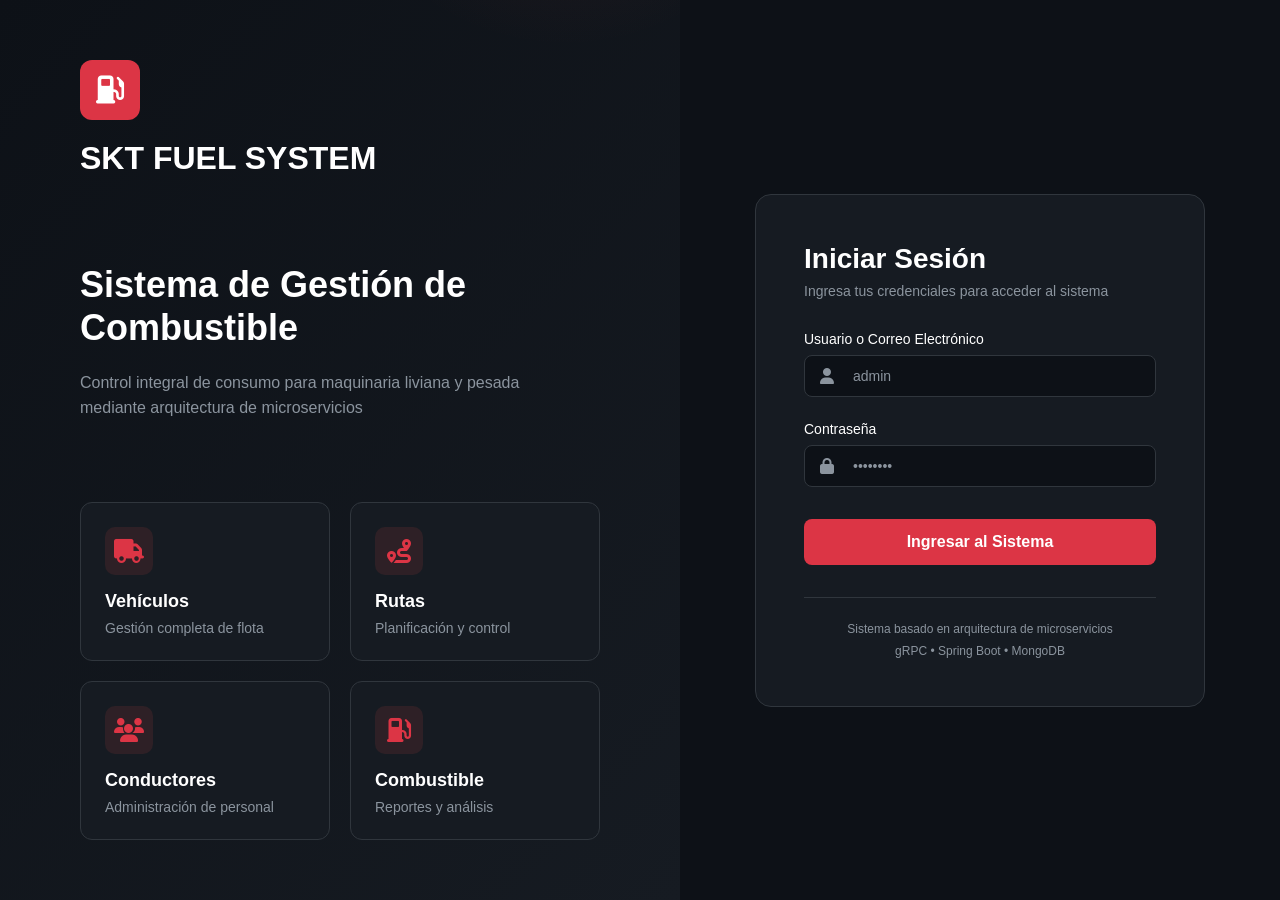
<file: src/auth-service/src/main/resources/static/index.html>
<!DOCTYPE html>
<html lang="es">
<head>
  <meta charset="UTF-8">
  <meta name="viewport" content="width=device-width, initial-scale=1.0">
  <title>SKT FUEL SYSTEM - Sistema de Gestión de Combustible</title>
  <link rel="stylesheet" href="styles.css">
  <link rel="stylesheet" href="https://cdnjs.cloudflare.com/ajax/libs/font-awesome/6.4.0/css/all.min.css">
</head>
<body>
  <div class="login-container">
    <!-- Panel Izquierdo - Información -->
    <div class="login-left-panel">
      <div class="logo-section">
        <div class="logo-icon">
          <i class="fas fa-gas-pump"></i>
        </div>
        <h1 class="logo-title">SKT FUEL SYSTEM</h1>
      </div>
      
      <div class="info-section">
        <h2 class="info-title">Sistema de Gestión de Combustible</h2>
        <p class="info-description">
          Control integral de consumo para maquinaria liviana y pesada mediante arquitectura de microservicios
        </p>
      </div>

      <div class="features-grid">
        <div class="feature-card">
          <div class="feature-icon">
            <i class="fas fa-truck"></i>
          </div>
          <h3>Vehículos</h3>
          <p>Gestión completa de flota</p>
        </div>
        <div class="feature-card">
          <div class="feature-icon">
            <i class="fas fa-route"></i>
          </div>
          <h3>Rutas</h3>
          <p>Planificación y control</p>
        </div>
        <div class="feature-card">
          <div class="feature-icon">
            <i class="fas fa-users"></i>
          </div>
          <h3>Conductores</h3>
          <p>Administración de personal</p>
        </div>
        <div class="feature-card">
          <div class="feature-icon">
            <i class="fas fa-gas-pump"></i>
          </div>
          <h3>Combustible</h3>
          <p>Reportes y análisis</p>
        </div>
      </div>
    </div>

    <!-- Panel Derecho - Formulario de Login -->
    <div class="login-right-panel">
      <div class="login-form-container">
        <h2 class="login-title">Iniciar Sesión</h2>
        <p class="login-subtitle">Ingresa tus credenciales para acceder al sistema</p>

        <form id="loginForm" class="login-form">
          <div class="form-group">
            <label for="email">Usuario o Correo Electrónico</label>
            <div class="input-wrapper">
              <i class="fas fa-user input-icon"></i>
              <input type="text" id="email" name="email" placeholder="admin" required>
            </div>
          </div>

          <div class="form-group">
            <label for="password">Contraseña</label>
            <div class="input-wrapper">
              <i class="fas fa-lock input-icon"></i>
              <input type="password" id="password" name="password" placeholder="••••••••" required>
            </div>
          </div>

          <button type="submit" class="login-button">
            Ingresar al Sistema
          </button>
        </form>

        <div class="login-footer">
          <p class="tech-info">Sistema basado en arquitectura de microservicios</p>
          <p class="tech-stack">gRPC • Spring Boot • MongoDB</p>
        </div>
      </div>
    </div>
  </div>

  <!-- Contenedor de Notificaciones -->
  <div class="notification-container" id="notificationContainer"></div>

  <script src="script.js"></script>
</body>
</html>
</file>
<file: src/auth-service/src/main/resources/static/styles.css>
/* Reset y Variables */
* {
  margin: 0;
  padding: 0;
  box-sizing: border-box;
}

:root {
  --primary-red: #dc3545;
  --dark-bg: #0d1117;
  --dark-card: #161b22;
  --dark-border: #30363d;
  --text-primary: #ffffff;
  --text-secondary: #8b949e;
  --accent-red: #f85149;
  --success-green: #3fb950;
  --warning-yellow: #d29922;
  --info-blue: #58a6ff;
}

body {
  font-family: -apple-system, BlinkMacSystemFont, 'Segoe UI', 'Roboto', 'Oxygen', 'Ubuntu', 'Cantarell', sans-serif;
  background-color: var(--dark-bg);
  color: var(--text-primary);
  overflow-x: hidden;
}

/* ===== LOGIN PAGE ===== */
.login-container {
  display: flex;
  min-height: 100vh;
  width: 100%;
}

/* Panel Izquierdo */
.login-left-panel {
  flex: 1;
  background: linear-gradient(135deg, #0d1117 0%, #161b22 100%);
  padding: 60px 80px;
  display: flex;
  flex-direction: column;
  justify-content: space-between;
  position: relative;
  overflow: hidden;
}

.login-left-panel::before {
  content: '';
  position: absolute;
  top: -50%;
  right: -20%;
  width: 500px;
  height: 500px;
  background: radial-gradient(circle, rgba(248, 81, 73, 0.1) 0%, transparent 70%);
  border-radius: 50%;
}

.logo-section {
  z-index: 1;
}

.logo-icon {
  width: 60px;
  height: 60px;
  background: var(--primary-red);
  border-radius: 12px;
  display: flex;
  align-items: center;
  justify-content: center;
  margin-bottom: 20px;
}

.logo-icon i {
  font-size: 28px;
  color: white;
}

.logo-title {
  font-size: 32px;
  font-weight: 700;
  margin-bottom: 5px;
  color: var(--text-primary);
}

.logo-subtitle {
  font-size: 14px;
  color: var(--text-secondary);
  font-weight: 400;
}

.info-section {
  z-index: 1;
  margin-top: 40px;
}

.info-title {
  font-size: 36px;
  font-weight: 700;
  margin-bottom: 20px;
  line-height: 1.2;
  color: var(--text-primary);
}

.info-description {
  font-size: 16px;
  color: var(--text-secondary);
  line-height: 1.6;
  max-width: 500px;
}

.features-grid {
  display: grid;
  grid-template-columns: repeat(2, 1fr);
  gap: 20px;
  margin-top: 40px;
  z-index: 1;
}

.feature-card {
  background: var(--dark-card);
  border: 1px solid var(--dark-border);
  border-radius: 12px;
  padding: 24px;
  transition: all 0.3s ease;
}

.feature-card:hover {
  border-color: var(--primary-red);
  transform: translateY(-2px);
}

.feature-icon {
  width: 48px;
  height: 48px;
  background: rgba(248, 81, 73, 0.1);
  border-radius: 10px;
  display: flex;
  align-items: center;
  justify-content: center;
  margin-bottom: 16px;
}

.feature-icon i {
  font-size: 24px;
  color: var(--primary-red);
}

.feature-card h3 {
  font-size: 18px;
  font-weight: 600;
  margin-bottom: 8px;
  color: var(--text-primary);
}

.feature-card p {
  font-size: 14px;
  color: var(--text-secondary);
}

/* Panel Derecho - Login Form */
.login-right-panel {
  flex: 1;
  background: var(--dark-bg);
  display: flex;
  align-items: center;
  justify-content: center;
  padding: 40px;
}

.login-form-container {
  width: 100%;
  max-width: 450px;
  background: var(--dark-card);
  border: 1px solid var(--dark-border);
  border-radius: 16px;
  padding: 48px;
}

.login-title {
  font-size: 28px;
  font-weight: 700;
  margin-bottom: 8px;
  color: var(--text-primary);
}

.login-subtitle {
  font-size: 14px;
  color: var(--text-secondary);
  margin-bottom: 32px;
}

.login-form {
  width: 100%;
}

.form-group {
  margin-bottom: 24px;
}

.form-group label {
  display: block;
  font-size: 14px;
  font-weight: 500;
  margin-bottom: 8px;
  color: var(--text-primary);
}

.input-wrapper {
  position: relative;
}

.input-icon {
  position: absolute;
  left: 16px;
  top: 50%;
  transform: translateY(-50%);
  color: var(--text-secondary);
  font-size: 16px;
}

.input-wrapper input {
  width: 100%;
  padding: 12px 16px 12px 48px;
  background: var(--dark-bg);
  border: 1px solid var(--dark-border);
  border-radius: 8px;
  color: var(--text-primary);
  font-size: 14px;
  transition: all 0.3s ease;
}

.input-wrapper input:focus {
  outline: none;
  border-color: var(--primary-red);
  box-shadow: 0 0 0 3px rgba(248, 81, 73, 0.1);
}

.input-wrapper input::placeholder {
  color: var(--text-secondary);
}

.login-button {
  width: 100%;
  padding: 14px;
  background: var(--primary-red);
  color: white;
  border: none;
  border-radius: 8px;
  font-size: 16px;
  font-weight: 600;
  cursor: pointer;
  transition: all 0.3s ease;
  margin-top: 8px;
}

.login-button:hover {
  background: var(--accent-red);
  transform: translateY(-1px);
  box-shadow: 0 4px 12px rgba(248, 81, 73, 0.3);
}

.login-button:active {
  transform: translateY(0);
}

.login-footer {
  margin-top: 32px;
  text-align: center;
  padding-top: 24px;
  border-top: 1px solid var(--dark-border);
}

.tech-info {
  font-size: 12px;
  color: var(--text-secondary);
  margin-bottom: 8px;
}

.tech-stack {
  font-size: 12px;
  color: var(--text-secondary);
  font-weight: 500;
}

/* Notificaciones */
.notification-container {
  position: fixed;
  top: 20px;
  right: 20px;
  z-index: 10000;
  display: flex;
  flex-direction: column;
  gap: 12px;
}

.notification {
  background: var(--dark-card);
  border: 1px solid var(--dark-border);
  border-radius: 8px;
  padding: 16px 20px;
  min-width: 300px;
  box-shadow: 0 8px 24px rgba(0, 0, 0, 0.4);
  animation: slideIn 0.3s ease;
  display: flex;
  align-items: center;
  gap: 12px;
}

.notification.success {
  border-left: 4px solid var(--success-green);
}

.notification.error {
  border-left: 4px solid var(--primary-red);
}

.notification.info {
  border-left: 4px solid var(--info-blue);
}

.notification.warning {
  border-left: 4px solid var(--warning-yellow);
}

@keyframes slideIn {
  from {
    transform: translateX(400px);
    opacity: 0;
  }
  to {
    transform: translateX(0);
    opacity: 1;
  }
}

@keyframes slideOut {
  from {
    transform: translateX(0);
    opacity: 1;
  }
  to {
    transform: translateX(400px);
    opacity: 0;
  }
}

/* Responsive */
@media (max-width: 1024px) {
  .login-container {
    flex-direction: column;
  }

  .login-left-panel {
    padding: 40px;
    min-height: auto;
  }

  .features-grid {
    grid-template-columns: 1fr;
  }
}

@media (max-width: 768px) {
  .login-left-panel {
    padding: 30px 20px;
  }

  .info-title {
    font-size: 28px;
  }

  .login-form-container {
    padding: 32px 24px;
  }
}
</file>
